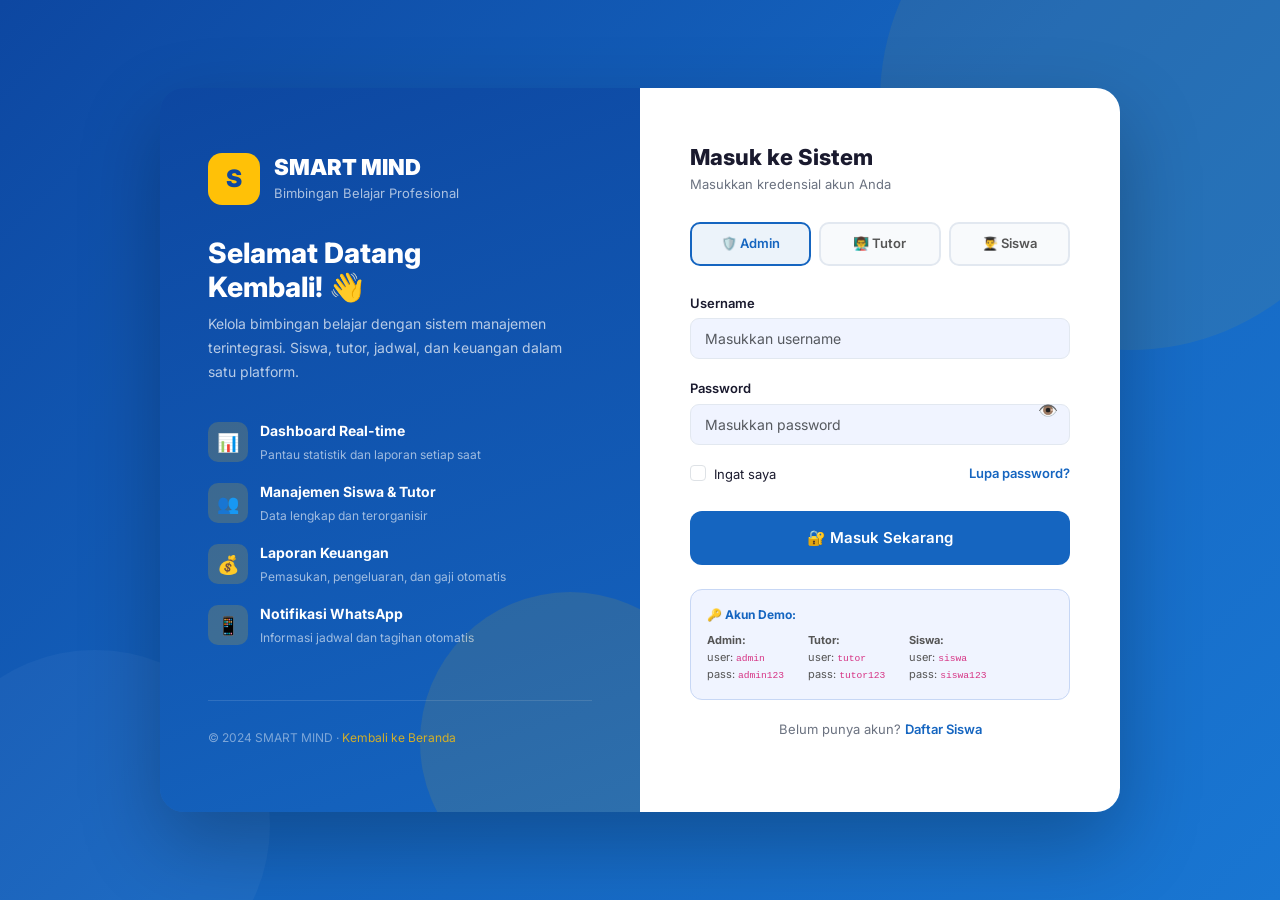
<file: absensi.html>
<!DOCTYPE html>
<html lang="id" data-theme="light">
<head>
  <meta charset="UTF-8"/>
  <meta name="viewport" content="width=device-width, initial-scale=1.0"/>
  <title>Absensi — SMART MIND</title>
  <link href="https://cdn.jsdelivr.net/npm/bootstrap@5.3.3/dist/css/bootstrap.min.css" rel="stylesheet"/>
  <link href="https://fonts.googleapis.com/css2?family=Inter:wght@400;500;600;700;800;900&display=swap" rel="stylesheet"/>
  <link href="style.css" rel="stylesheet"/>
  <style>
    /* Custom improvements */
    .sidebar-link {
      position: relative;
      transition: all 0.2s ease;
    }
    .sidebar-link::after {
      content: '';
      position: absolute;
      left: 0;
      top: 50%;
      transform: translateY(-50%) scaleY(0);
      width: 3px;
      height: 24px;
      background: var(--accent);
      border-radius: 0 3px 3px 0;
      transition: all 0.25s ease;
    }
    .sidebar-link.active::after {
      transform: translateY(-50%) scaleY(1);
    }
    .sidebar-link:hover {
      background: rgba(255,255,255,0.06);
      padding-left: 24px;
    }

    .stat-card {
      transition: all 0.3s ease;
      cursor: default;
    }
    .stat-card:hover {
      transform: translateY(-4px);
      box-shadow: 0 8px 30px rgba(21,101,192,0.15);
    }
    .stat-card .stat-number {
      font-size: 28px;
      font-weight: 800;
      transition: all 0.3s ease;
    }
    .stat-card:hover .stat-number {
      transform: scale(1.05);
    }

    .radio-group label {
      transition: all 0.15s ease;
      padding: 4px 10px;
      border-radius: 6px;
      cursor: pointer;
    }
    .radio-group label:hover {
      background: rgba(0,0,0,0.05);
    }
    .radio-group input[type="radio"] {
      accent-color: var(--primary);
      width: 16px;
      height: 16px;
      cursor: pointer;
    }

    .table tbody tr.changed {
      background: rgba(255,193,7,0.12) !important;
      transition: background 0.3s ease;
    }
    .table tbody tr.changed td {
      border-bottom-color: rgba(255,193,7,0.3);
    }

    .tab-btn {
      transition: all 0.25s ease;
    }
    .tab-btn:hover:not(.active) {
      background: rgba(0,0,0,0.04);
    }

    .badge-status {
      transition: all 0.2s ease;
    }
    .badge-status:hover {
      transform: scale(1.05);
    }

    .toast-notification {
      animation: slideInRight 0.4s ease forwards;
    }
    @keyframes slideInRight {
      from { opacity: 0; transform: translateX(60px); }
      to { opacity: 1; transform: translateX(0); }
    }

    .progress-bar-animated {
      transition: width 0.8s ease;
    }

    .search-input {
      transition: all 0.3s ease;
    }
    .search-input:focus {
      width: 250px !important;
      border-color: var(--primary);
      box-shadow: 0 0 0 3px rgba(21,101,192,0.12);
    }

    .bulk-actions {
      display: none;
    }
    .bulk-actions.show {
      display: flex;
    }

    .loading-spinner {
      display: inline-block;
      width: 16px;
      height: 16px;
      border: 2px solid rgba(255,255,255,0.3);
      border-top-color: #fff;
      border-radius: 50%;
      animation: spin 0.6s linear infinite;
    }
    @keyframes spin {
      to { transform: rotate(360deg); }
    }

    @media (max-width: 768px) {
      .stat-card .stat-number {
        font-size: 20px;
      }
      .radio-group label {
        font-size: 11px;
        padding: 2px 6px;
      }
      .topbar-title h4 {
        font-size: 16px;
      }
    }
  </style>
</head>
<body>

<!-- SIDEBAR OVERLAY -->
<div class="sidebar-overlay" id="sidebarOverlay"></div>

<!-- SIDEBAR -->
<aside class="sidebar" id="sidebar">
  <div class="sidebar-brand">
    <div class="brand-icon">S</div>
    <div class="brand-text">
      <h5>SMART MIND</h5>
      <span>Bimbingan Belajar</span>
    </div>
  </div>
  <nav class="sidebar-nav">
    <div class="nav-section-title">Utama</div>
    <a href="dashboard.html" class="sidebar-link"><span class="icon">🏠</span> Dashboard</a>
    <div class="nav-section-title">Akademik</div>
    <a href="siswa.html" class="sidebar-link"><span class="icon">👨‍🎓</span> Siswa</a>
    <a href="tutor.html" class="sidebar-link"><span class="icon">👨‍🏫</span> Tutor</a>
    <a href="jadwal.html" class="sidebar-link"><span class="icon">📅</span> Jadwal</a>
    <a href="absensi.html" class="sidebar-link active"><span class="icon">✅</span> Absensi</a>
    <div class="nav-section-title">Keuangan</div>
    <a href="pembayaran.html" class="sidebar-link"><span class="icon">💳</span> Pembayaran<span class="badge-count">3</span></a>
    <a href="gaji.html" class="sidebar-link"><span class="icon">💰</span> Gaji Tutor</a>
    <a href="keuangan.html" class="sidebar-link"><span class="icon">📊</span> Laporan Keuangan</a>
    <div class="nav-section-title">Lainnya</div>
    <a href="index.html" class="sidebar-link"><span class="icon">🌐</span> Landing Page</a>
    <a href="login.html" class="sidebar-link"><span class="icon">🚪</span> Logout</a>
  </nav>
  <div class="sidebar-footer">
    <div class="sidebar-user">
      <div class="avatar">A</div>
      <div class="user-info">
        <strong>Administrator</strong>
        <small>admin@smartmind.id</small>
      </div>
    </div>
  </div>
</aside>

<!-- MAIN CONTENT -->
<div class="main-content">

  <!-- TOPBAR -->
  <div class="topbar">
    <div class="topbar-left">
      <div class="btn-icon" id="openSidebar">☰</div>
      <div class="topbar-title">
        <h4>Absensi</h4>
        <p>Input dan rekap kehadiran siswa &amp; tutor</p>
      </div>
    </div>
    <div class="topbar-right">
      <div class="search-box" style="position:relative;">
        <input type="text" class="search-input form-control" id="searchAbsensi" placeholder="Cari siswa/tutor..." style="width:180px;padding-right:36px;border-radius:10px;font-size:13px;"/>
        <span style="position:absolute;right:12px;top:50%;transform:translateY(-50%);color:var(--text-muted);">🔍</span>
      </div>
      <button class="btn-icon" id="refreshData" title="Refresh data" style="font-size:16px;">🔄</button>
      <div class="btn-icon" id="darkModeToggle" style="font-size:18px;">🌙</div>
      <a href="login.html" class="btn-icon" title="Logout">🚪</a>
    </div>
  </div>

  <div class="page-content">

    <!-- TAB NAV -->
    <div style="display:flex;gap:4px;background:var(--card-bg);border:1px solid var(--border);border-radius:12px;padding:5px;width:fit-content;margin-bottom:24px;">
      <button class="tab-btn active" id="tabSiswaBtn" onclick="switchTab('siswa')" style="padding:9px 24px;border-radius:9px;border:none;font-size:13px;font-weight:600;cursor:pointer;background:var(--primary);color:#fff;transition:all .2s;">
        👨‍🎓 Absensi Siswa
      </button>
      <button class="tab-btn" id="tabTutorBtn" onclick="switchTab('tutor')" style="padding:9px 24px;border-radius:9px;border:none;font-size:13px;font-weight:600;cursor:pointer;background:transparent;color:var(--text-muted);transition:all .2s;">
        👨‍🏫 Absensi Tutor
      </button>
    </div>

    <!-- TAB SISWA -->
    <div id="tabSiswa">

      <!-- STAT MINI -->
      <div class="row g-3 mb-4">
        <div class="col-md-3 col-6">
          <div class="card-sm stat-card">
            <div class="stat-icon green">✅</div>
            <div class="stat-info">
              <h6>Hadir Hari Ini</h6>
              <h3 class="stat-number" id="statHadir">42</h3>
              <small>dari 48 siswa</small>
            </div>
          </div>
        </div>
        <div class="col-md-3 col-6">
          <div class="card-sm stat-card">
            <div class="stat-icon yellow">🤒</div>
            <div class="stat-info">
              <h6>Sakit</h6>
              <h3 class="stat-number" id="statSakit">3</h3>
            </div>
          </div>
        </div>
        <div class="col-md-3 col-6">
          <div class="card-sm stat-card">
            <div class="stat-icon blue">📋</div>
            <div class="stat-info">
              <h6>Izin</h6>
              <h3 class="stat-number" id="statIzin">2</h3>
            </div>
          </div>
        </div>
        <div class="col-md-3 col-6">
          <div class="card-sm stat-card">
            <div class="stat-icon red">❌</div>
            <div class="stat-info">
              <h6>Alpha</h6>
              <h3 class="stat-number" id="statAlpha">1</h3>
            </div>
          </div>
        </div>
      </div>

      <!-- FILTER & ACTION -->
      <div class="card-sm mb-4">
        <div class="d-flex align-items-center justify-content-between flex-wrap gap-3">
          <div class="d-flex gap-2 flex-wrap align-items-center">
            <input type="date" class="form-control" style="width:auto;font-size:13px;" id="tglAbsensi"/>
            <select class="form-select" style="width:auto;font-size:13px;" id="filterKelasSiswa">
              <option value="">Semua Kelas</option>
              <option>Kelas 7A · Matematika</option>
              <option>Kelas 8B · IPA</option>
              <option>Kelas 9A · B. Inggris</option>
              <option>Kelas 10 IPA · Kimia</option>
            </select>
            <select class="form-select" style="width:auto;font-size:13px;" id="filterStatusSiswa">
              <option value="">Semua Status</option>
              <option value="hadir">Hadir</option>
              <option value="izin">Izin</option>
              <option value="sakit">Sakit</option>
              <option value="alpha">Alpha</option>
            </select>
          </div>
          <div class="d-flex gap-2 flex-wrap align-items-center">
            <div class="bulk-actions" id="bulkActions">
              <button class="btn-primary-sm" style="background:#16A34A;font-size:12px;padding:6px 12px;" onclick="bulkStatus('hadir')">✅ Hadir</button>
              <button class="btn-primary-sm" style="background:#D97706;font-size:12px;padding:6px 12px;" onclick="bulkStatus('izin')">📋 Izin</button>
              <button class="btn-primary-sm" style="background:#2563EB;font-size:12px;padding:6px 12px;" onclick="bulkStatus('sakit')">🤒 Sakit</button>
              <button class="btn-primary-sm" style="background:#DC2626;font-size:12px;padding:6px 12px;" onclick="bulkStatus('alpha')">❌ Alpha</button>
              <button class="btn-primary-sm" style="background:#6B7280;font-size:12px;padding:6px 12px;" onclick="clearBulk()">✖ Batal</button>
            </div>
            <button class="btn-primary-sm btn-export-excel">📥 Export</button>
            <button class="btn-primary-sm" onclick="simpanAbsensi()" style="background:var(--success);" id="btnSimpanSiswa">
              💾 Simpan
            </button>
          </div>
        </div>
      </div>

      <!-- TABLE ABSENSI SISWA -->
      <div class="table-card">
        <div class="table-header">
          <h5>✅ Input Absensi Siswa</h5>
          <div class="d-flex gap-2 align-items-center">
            <label style="font-size:13px;display:flex;align-items:center;gap:6px;cursor:pointer;">
              <input type="checkbox" id="selectAllSiswa" onchange="toggleAllSiswa()"/> Pilih Semua
            </label>
            <span style="font-size:12px;color:var(--text-muted);" id="selectedCountSiswa">0 dipilih</span>
          </div>
        </div>
        <div class="table-responsive">
          <table class="table" id="tableSiswaAbsen">
            <thead>
              <tr>
                <th style="width:32px;"><input type="checkbox" id="selectAllSiswaCheck" onchange="toggleAllSiswa()"/></th>
                <th>#</th>
                <th>Nama Siswa</th>
                <th>Kelas</th>
                <th>Mata Pelajaran</th>
                <th>Status Kehadiran</th>
                <th>Keterangan</th>
              </tr>
            </thead>
            <tbody id="siswaAbsenBody">
              <!-- Data akan di-render oleh JavaScript -->
            </tbody>
          </table>
        </div>
        <div style="padding:12px 20px;border-top:1px solid var(--border);display:flex;justify-content:space-between;align-items:center;flex-wrap:wrap;gap:10px;">
          <span style="font-size:13px;color:var(--text-muted);" id="siswaCountInfo">Menampilkan 5 siswa</span>
          <div class="d-flex gap-1">
            <button class="btn-icon" style="width:32px;height:32px;font-size:13px;" onclick="prevPageSiswa()">‹</button>
            <span style="padding:4px 12px;border-radius:6px;background:var(--primary);color:#fff;font-size:13px;font-weight:600;" id="siswaPageInfo">1/1</span>
            <button class="btn-icon" style="width:32px;height:32px;font-size:13px;" onclick="nextPageSiswa()">›</button>
          </div>
        </div>
      </div>

      <!-- REKAP BULANAN SISWA -->
      <div class="table-card mt-4">
        <div class="table-header">
          <h5>📊 Rekap Absensi Bulanan — Siswa</h5>
          <div class="d-flex gap-2 flex-wrap">
            <select class="form-select" style="width:auto;font-size:13px;" id="bulanRekapSiswa">
              <option>Juni 2024</option>
              <option>Mei 2024</option>
              <option>April 2024</option>
            </select>
            <button class="btn-primary-sm btn-export-excel">📥 Excel</button>
            <button class="btn-primary-sm btn-export-pdf" style="background:#EF4444;">📄 PDF</button>
          </div>
        </div>
        <div class="table-responsive">
          <table class="table" id="tableRekapSiswa">
            <thead>
              <tr>
                <th onclick="sortTable(0, 'rekap')" style="cursor:pointer;">Nama Siswa ↑↓</th>
                <th onclick="sortTable(1, 'rekap')" style="cursor:pointer;">Total Sesi</th>
                <th style="color:#16A34A;">Hadir</th>
                <th style="color:#D97706;">Izin</th>
                <th style="color:#2563EB;">Sakit</th>
                <th style="color:#DC2626;">Alpha</th>
                <th>% Hadir</th>
              </tr>
            </thead>
            <tbody id="rekapSiswaBody">
              <!-- Data akan di-render oleh JavaScript -->
            </tbody>
          </table>
        </div>
      </div>
    </div>

    <!-- TAB TUTOR -->
    <div id="tabTutor" style="display:none;">

      <!-- STAT TUTOR -->
      <div class="row g-3 mb-4">
        <div class="col-md-4 col-6">
          <div class="card-sm stat-card">
            <div class="stat-icon green">✅</div>
            <div class="stat-info">
              <h6>Tutor Hadir</h6>
              <h3 class="stat-number" id="statTutorHadir">10</h3>
              <small>dari 12 tutor</small>
            </div>
          </div>
        </div>
        <div class="col-md-4 col-6">
          <div class="card-sm stat-card">
            <div class="stat-icon red">❌</div>
            <div class="stat-info">
              <h6>Tidak Hadir</h6>
              <h3 class="stat-number" id="statTutorTidak">2</h3>
            </div>
          </div>
        </div>
        <div class="col-md-4 col-6">
          <div class="card-sm stat-card">
            <div class="stat-icon yellow">📋</div>
            <div class="stat-info">
              <h6>Total Sesi Hari Ini</h6>
              <h3 class="stat-number" id="statTutorSesi">7</h3>
            </div>
          </div>
        </div>
      </div>

      <!-- TABLE TUTOR -->
      <div class="table-card">
        <div class="table-header">
          <h5>✅ Input Absensi Tutor</h5>
          <div class="d-flex gap-2 flex-wrap align-items-center">
            <input type="date" class="form-control" style="width:auto;font-size:13px;" id="tglAbsensiTutor"/>
            <button class="btn-primary-sm" onclick="simpanAbsensiTutor()" style="background:var(--success);" id="btnSimpanTutor">
              💾 Simpan
            </button>
          </div>
        </div>
        <div class="table-responsive">
          <table class="table" id="tableTutorAbsen">
            <thead>
              <tr>
                <th>#</th>
                <th>Nama Tutor</th>
                <th>Mapel</th>
                <th>Jam Mengajar</th>
                <th>Kehadiran</th>
                <th>Keterangan</th>
              </tr>
            </thead>
            <tbody id="tutorAbsenBody">
              <!-- Data akan di-render oleh JavaScript -->
            </tbody>
          </table>
        </div>
      </div>

      <!-- REKAP TUTOR -->
      <div class="table-card mt-4">
        <div class="table-header">
          <h5>📊 Rekap Absensi Bulanan — Tutor</h5>
          <div class="d-flex gap-2">
            <select class="form-select" style="width:auto;font-size:13px;" id="bulanRekapTutor">
              <option>Juni 2024</option>
              <option>Mei 2024</option>
            </select>
            <button class="btn-primary-sm btn-export-excel">📥 Excel</button>
          </div>
        </div>
        <div class="table-responsive">
          <table class="table" id="tableRekapTutor">
            <thead>
              <tr>
                <th>Nama Tutor</th>
                <th>Total Jadwal</th>
                <th style="color:#16A34A;">Hadir</th>
                <th style="color:#DC2626;">Tidak Hadir</th>
                <th>% Kehadiran</th>
                <th>Total Sesi Terhitung</th>
              </tr>
            </thead>
            <tbody id="rekapTutorBody">
              <!-- Data akan di-render oleh JavaScript -->
            </tbody>
          </table>
        </div>
      </div>
    </div>

  </div>
</div>

<script src="https://cdn.jsdelivr.net/npm/bootstrap@5.3.3/dist/js/bootstrap.bundle.min.js"></script>
<script src="app.js"></script>
<script>
// ============================================================
// DATA
// ============================================================
const siswaData = [
  { id: 1, nama: 'Ahmad Fauzi', kelas: '9 SMP', mapel: 'Matematika', status: 'hadir', keterangan: '' },
  { id: 2, nama: 'Siti Rahma', kelas: '6 SD', mapel: 'Matematika', status: 'hadir', keterangan: '' },
  { id: 3, nama: 'Budi Hartono', kelas: '12 SMA', mapel: 'Kimia', status: 'sakit', keterangan: 'Demam' },
  { id: 4, nama: 'Dewi Lestari', kelas: '11 SMA', mapel: 'Fisika', status: 'hadir', keterangan: '' },
  { id: 5, nama: 'Rizky Aditya', kelas: '8 SMP', mapel: 'IPA', status: 'alpha', keterangan: 'Tanpa keterangan' }
];

const tutorData = [
  { id: 1, nama: 'Sari Dewi, S.Pd', mapel: 'Matematika', jam: '13.00–14.30', status: 'hadir', keterangan: '' },
  { id: 2, nama: 'Doni Pratama, M.Si', mapel: 'IPA/Fisika', jam: '14.00–15.30', status: 'hadir', keterangan: '' },
  { id: 3, nama: 'Rina Safitri, S.S', mapel: 'B. Inggris', jam: '15.30–17.00', status: 'tidak', keterangan: 'Urusan keluarga' },
  { id: 4, nama: 'Budi Santoso, S.Si', mapel: 'Kimia', jam: '17.00–18.30', status: 'hadir', keterangan: '' }
];

const rekapSiswa = [
  { nama: 'Ahmad Fauzi', total: 20, hadir: 18, izin: 1, sakit: 1, alpha: 0 },
  { nama: 'Siti Rahma', total: 20, hadir: 20, izin: 0, sakit: 0, alpha: 0 },
  { nama: 'Budi Hartono', total: 20, hadir: 15, izin: 2, sakit: 3, alpha: 0 },
  { nama: 'Dewi Lestari', total: 20, hadir: 19, izin: 1, sakit: 0, alpha: 0 },
  { nama: 'Rizky Aditya', total: 20, hadir: 12, izin: 3, sakit: 2, alpha: 3 }
];

const rekapTutor = [
  { nama: 'Sari Dewi', total: 24, hadir: 22, tidak: 2 },
  { nama: 'Doni Pratama', total: 20, hadir: 20, tidak: 0 },
  { nama: 'Rina Safitri', total: 22, hadir: 19, tidak: 3 },
  { nama: 'Budi Santoso', total: 18, hadir: 18, tidak: 0 }
];

// ============================================================
// STATE
// ============================================================
let selectedSiswa = new Set();
let currentPageSiswa = 1;
const perPageSiswa = 5;
let changedSiswa = new Set();

// ============================================================
// RENDER FUNCTIONS
// ============================================================
function renderSiswaAbsen() {
  const start = (currentPageSiswa - 1) * perPageSiswa;
  const end = start + perPageSiswa;
  const pageData = siswaData.slice(start, end);
  const tbody = document.getElementById('siswaAbsenBody');
  tbody.innerHTML = '';

  pageData.forEach((siswa, idx) => {
    const row = document.createElement('tr');
    const globalIdx = start + idx;
    const isChanged = changedSiswa.has(globalIdx);
    if (isChanged) row.classList.add('changed');

    const checked = selectedSiswa.has(globalIdx) ? 'checked' : '';

    row.innerHTML = `
      <td><input type="checkbox" class="siswa-check" data-index="${globalIdx}" ${checked} onchange="toggleSiswa(${globalIdx})"/></td>
      <td>${globalIdx + 1}</td>
      <td><strong>${siswa.nama}</strong></td>
      <td>${siswa.kelas}</td>
      <td>${siswa.mapel}</td>
      <td>
        <div class="radio-group d-flex gap-1 flex-wrap">
          ${['hadir','izin','sakit','alpha'].map(s => `
            <label style="display:flex;align-items:center;gap:4px;cursor:pointer;font-size:12px;font-weight:600;color:${statusColor(s)};">
              <input type="radio" name="s${globalIdx}" value="${s}" ${siswa.status === s ? 'checked' : ''}
                onchange="updateSiswaStatus(${globalIdx}, '${s}')"/>
              ${capitalize(s)}
            </label>
          `).join('')}
        </div>
      </td>
      <td>
        <input type="text" class="form-control" style="font-size:12px;padding:5px 10px;" placeholder="Opsional..."
          value="${siswa.keterangan}" onchange="updateSiswaKeterangan(${globalIdx}, this.value)"/>
      </td>
    `;
    tbody.appendChild(row);
  });

  updateSelectedCount();
  updatePaginationInfo();
}

function renderTutorAbsen() {
  const tbody = document.getElementById('tutorAbsenBody');
  tbody.innerHTML = '';

  tutorData.forEach((tutor, idx) => {
    const row = document.createElement('tr');
    row.innerHTML = `
      <td>${idx + 1}</td>
      <td><strong>${tutor.nama}</strong></td>
      <td>${tutor.mapel}</td>
      <td>${tutor.jam}</td>
      <td>
        <div class="radio-group d-flex gap-3">
          <label style="display:flex;align-items:center;gap:5px;cursor:pointer;font-size:13px;font-weight:600;color:#16A34A;">
            <input type="radio" name="t${idx}" value="hadir" ${tutor.status === 'hadir' ? 'checked' : ''}
              onchange="updateTutorStatus(${idx}, 'hadir')"/> Hadir
          </label>
          <label style="display:flex;align-items:center;gap:5px;cursor:pointer;font-size:13px;font-weight:600;color:#DC2626;">
            <input type="radio" name="t${idx}" value="tidak" ${tutor.status === 'tidak' ? 'checked' : ''}
              onchange="updateTutorStatus(${idx}, 'tidak')"/> Tidak Hadir
          </label>
        </div>
      </td>
      <td>
        <input type="text" class="form-control" style="font-size:12px;padding:5px 10px;" placeholder="Opsional..."
          value="${tutor.keterangan}" onchange="updateTutorKeterangan(${idx}, this.value)"/>
      </td>
    `;
    tbody.appendChild(row);
  });
}

function renderRekapSiswa() {
  const tbody = document.getElementById('rekapSiswaBody');
  tbody.innerHTML = '';

  rekapSiswa.forEach(s => {
    const pct = Math.round((s.hadir / s.total) * 100);
    const color = pct >= 85 ? '#22C55E' : pct >= 70 ? '#F59E0B' : '#EF4444';
    const label = pct >= 85 ? 'Baik' : pct >= 70 ? 'Cukup' : 'Perlu Perhatian';

    tbody.innerHTML += `
      <tr>
        <td><strong>${s.nama}</strong></td>
        <td>${s.total}</td>
        <td><span class="badge-status badge-hadir">${s.hadir}</span></td>
        <td>${s.izin}</td>
        <td>${s.sakit}</td>
        <td>${s.alpha}</td>
        <td>
          <div style="display:flex;align-items:center;gap:8px;">
            <div style="flex:1;height:6px;background:var(--border);border-radius:99px;min-width:60px;">
              <div class="progress-bar-animated" style="width:${pct}%;height:6px;background:${color};border-radius:99px;"></div>
            </div>
            <span style="font-size:12px;font-weight:700;color:${color};min-width:40px;">${pct}%</span>
          </div>
          <small style="font-size:10px;color:var(--text-muted);">${label}</small>
        </td>
      </tr>
    `;
  });
}

function renderRekapTutor() {
  const tbody = document.getElementById('rekapTutorBody');
  tbody.innerHTML = '';

  rekapTutor.forEach(t => {
    const pct = Math.round((t.hadir / t.total) * 100);
    const color = pct >= 85 ? '#22C55E' : pct >= 70 ? '#F59E0B' : '#EF4444';

    tbody.innerHTML += `
      <tr>
        <td><strong>${t.nama}</strong></td>
        <td>${t.total}</td>
        <td><span style="color:#22C55E;font-weight:700;">${t.hadir}</span></td>
        <td><span style="color:#DC2626;font-weight:700;">${t.tidak}</span></td>
        <td><span style="color:${color};font-weight:700;">${pct}%</span></td>
        <td><span style="font-weight:700;color:var(--primary);">${t.hadir} sesi</span></td>
      </tr>
    `;
  });
}

// ============================================================
// STATUS UPDATE FUNCTIONS
// ============================================================
function statusColor(status) {
  const map = { hadir: '#16A34A', izin: '#D97706', sakit: '#2563EB', alpha: '#DC2626' };
  return map[status] || '#6B7280';
}

function capitalize(str) {
  return str.charAt(0).toUpperCase() + str.slice(1);
}

function updateSiswaStatus(index, status) {
  siswaData[index].status = status;
  changedSiswa.add(index);
  updateStats();
  highlightRow(index);
}

function updateSiswaKeterangan(index, value) {
  siswaData[index].keterangan = value;
  changedSiswa.add(index);
  highlightRow(index);
}

function updateTutorStatus(index, status) {
  tutorData[index].status = status;
  updateTutorStats();
}

function updateTutorKeterangan(index, value) {
  tutorData[index].keterangan = value;
}

function highlightRow(index) {
  const rows = document.querySelectorAll('#siswaAbsenBody tr');
</file>
<file: style.css>
/* ===================================================
   SMART MIND - Bimbingan Belajar
   Main Stylesheet
   Warna: Biru #1565C0, Kuning #FFC107, Putih #FFFFFF
   =================================================== */

:root {
  --primary: #1565C0;
  --primary-dark: #0D47A1;
  --primary-light: #1976D2;
  --accent: #FFC107;
  --accent-dark: #F9A825;
  --white: #FFFFFF;
  --bg: #F0F4FF;
  --sidebar-bg: #0D47A1;
  --sidebar-text: #B3C8F3;
  --sidebar-active: #FFC107;
  --card-bg: #FFFFFF;
  --text-main: #1A1A2E;
  --text-muted: #6B7280;
  --border: #E2E8F0;
  --success: #22C55E;
  --danger: #EF4444;
  --warning: #F59E0B;
  --info: #3B82F6;
  --shadow: 0 4px 24px rgba(21,101,192,0.10);
  --radius: 14px;
  --transition: all 0.25s cubic-bezier(.4,0,.2,1);
}

/* Dark Mode */
[data-theme="dark"] {
  --bg: #0F172A;
  --card-bg: #1E293B;
  --text-main: #E2E8F0;
  --text-muted: #94A3B8;
  --border: #334155;
  --sidebar-bg: #0A1628;
  --shadow: 0 4px 24px rgba(0,0,0,0.4);
}

/* ===== RESET & BASE ===== */
*, *::before, *::after { box-sizing: border-box; margin: 0; padding: 0; }

body {
  font-family: 'Inter', 'Segoe UI', sans-serif;
  background: var(--bg);
  color: var(--text-main);
  transition: var(--transition);
  min-height: 100vh;
}

a { text-decoration: none; color: inherit; }
img { max-width: 100%; }

/* ===== SCROLLBAR ===== */
::-webkit-scrollbar { width: 6px; height: 6px; }
::-webkit-scrollbar-track { background: transparent; }
::-webkit-scrollbar-thumb { background: var(--primary-light); border-radius: 99px; }

/* ===== SIDEBAR ===== */
.sidebar {
  position: fixed;
  top: 0; left: 0;
  width: 260px;
  height: 100vh;
  background: var(--sidebar-bg);
  display: flex;
  flex-direction: column;
  z-index: 1000;
  transition: var(--transition);
  overflow-y: auto;
  overflow-x: hidden;
}

.sidebar-brand {
  padding: 24px 20px 16px;
  border-bottom: 1px solid rgba(255,255,255,0.08);
  display: flex;
  align-items: center;
  gap: 12px;
}

.sidebar-brand .brand-icon {
  width: 42px; height: 42px;
  background: var(--accent);
  border-radius: 10px;
  display: flex; align-items: center; justify-content: center;
  font-size: 20px; font-weight: 900; color: var(--primary-dark);
}

.sidebar-brand .brand-text h5 {
  color: #fff; font-size: 16px; font-weight: 700; margin: 0; letter-spacing: .5px;
}
.sidebar-brand .brand-text span {
  color: var(--accent); font-size: 11px; font-weight: 500;
}

/* ===== SIDEBAR NAV ===== */
.sidebar-nav { padding: 12px 0; flex: 1; }

.nav-section-title {
  color: rgba(255,255,255,0.35);
  font-size: 10px; font-weight: 700;
  letter-spacing: 1.5px; text-transform: uppercase;
  padding: 14px 20px 6px;
}

.sidebar-link {
  display: flex; align-items: center;
  gap: 12px;
  padding: 11px 20px;
  color: var(--sidebar-text);
  font-size: 14px; font-weight: 500;
  border-radius: 0;
  transition: var(--transition);
  position: relative;
  cursor: pointer;
}

.sidebar-link:hover, .sidebar-link.active {
  background: rgba(255,255,255,0.08);
  color: #fff;
}

.sidebar-link.active {
  color: var(--accent);
  background: rgba(255,193,7,0.10);
}

.sidebar-link.active::before {
  content: '';
  position: absolute;
  left: 0; top: 4px; bottom: 4px;
  width: 3px;
  background: var(--accent);
  border-radius: 0 3px 3px 0;
}

.sidebar-link .icon {
  width: 20px; height: 20px;
  font-size: 17px;
  flex-shrink: 0;
  text-align: center;
}

.sidebar-link .badge-count {
  margin-left: auto;
  background: var(--accent);
  color: var(--primary-dark);
  font-size: 11px; font-weight: 700;
  padding: 2px 8px;
  border-radius: 99px;
}

.sidebar-footer {
  padding: 16px 20px;
  border-top: 1px solid rgba(255,255,255,0.08);
}

.sidebar-user {
  display: flex; align-items: center; gap: 10px;
  padding: 10px 12px;
  border-radius: 10px;
  background: rgba(255,255,255,0.06);
  cursor: pointer;
  transition: var(--transition);
}
.sidebar-user:hover { background: rgba(255,255,255,0.12); }
.sidebar-user .avatar {
  width: 36px; height: 36px;
  border-radius: 50%;
  background: var(--accent);
  display: flex; align-items: center; justify-content: center;
  font-weight: 700; color: var(--primary-dark); font-size: 15px;
}
.sidebar-user .user-info small { color: var(--sidebar-text); font-size: 11px; }
.sidebar-user .user-info strong { color: #fff; font-size: 13px; display: block; }

/* ===== MAIN CONTENT ===== */
.main-content {
  margin-left: 260px;
  min-height: 100vh;
  display: flex; flex-direction: column;
  transition: var(--transition);
}

/* ===== TOPBAR ===== */
.topbar {
  background: var(--card-bg);
  padding: 14px 28px;
  display: flex; align-items: center; justify-content: space-between;
  border-bottom: 1px solid var(--border);
  position: sticky; top: 0; z-index: 100;
  box-shadow: 0 2px 8px rgba(0,0,0,0.04);
}

.topbar-left { display: flex; align-items: center; gap: 14px; }
.topbar-title h4 { font-size: 18px; font-weight: 700; color: var(--text-main); margin: 0; }
.topbar-title p { font-size: 12px; color: var(--text-muted); margin: 0; }

.topbar-right { display: flex; align-items: center; gap: 10px; }

.btn-icon {
  width: 38px; height: 38px;
  border: 1px solid var(--border);
  border-radius: 10px;
  background: var(--bg);
  display: flex; align-items: center; justify-content: center;
  cursor: pointer; color: var(--text-main);
  font-size: 16px; transition: var(--transition);
}
.btn-icon:hover { background: var(--primary); color: #fff; border-color: var(--primary); }

#darkModeToggle { font-size: 18px; }

/* ===== PAGE CONTENT ===== */
.page-content { padding: 28px; flex: 1; }

/* ===== CARDS ===== */
.card-sm {
  background: var(--card-bg);
  border-radius: var(--radius);
  padding: 22px 24px;
  border: 1px solid var(--border);
  box-shadow: var(--shadow);
  transition: var(--transition);
  position: relative;
  overflow: hidden;
}
.card-sm:hover { transform: translateY(-2px); box-shadow: 0 8px 32px rgba(21,101,192,0.14); }

.stat-card { display: flex; align-items: center; gap: 18px; }
.stat-icon {
  width: 56px; height: 56px;
  border-radius: 14px;
  display: flex; align-items: center; justify-content: center;
  font-size: 24px; flex-shrink: 0;
}
.stat-icon.blue   { background: rgba(21,101,192,0.12); color: var(--primary); }
.stat-icon.yellow { background: rgba(255,193,7,0.15); color: var(--accent-dark); }
.stat-icon.green  { background: rgba(34,197,94,0.12); color: var(--success); }
.stat-icon.red    { background: rgba(239,68,68,0.12); color: var(--danger); }
.stat-icon.purple { background: rgba(139,92,246,0.12); color: #8B5CF6; }
.stat-icon.teal   { background: rgba(20,184,166,0.12); color: #14B8A6; }

.stat-info { flex: 1; }
.stat-info h6 { font-size: 12px; color: var(--text-muted); font-weight: 500; margin: 0 0 4px; text-transform: uppercase; letter-spacing: .5px; }
.stat-info h3 { font-size: 26px; font-weight: 800; color: var(--text-main); margin: 0; }
.stat-info small { font-size: 11px; color: var(--success); font-weight: 600; }

/* ===== TABLE ===== */
.table-card {
  background: var(--card-bg);
  border-radius: var(--radius);
  border: 1px solid var(--border);
  box-shadow: var(--shadow);
  overflow: hidden;
}
.table-header {
  padding: 18px 24px;
  border-bottom: 1px solid var(--border);
  display: flex; align-items: center; justify-content: space-between;
  flex-wrap: wrap; gap: 10px;
}
.table-header h5 { font-size: 15px; font-weight: 700; margin: 0; }

.table { margin: 0; }
.table thead th {
  background: var(--bg);
  color: var(--text-muted);
  font-size: 12px; font-weight: 700;
  text-transform: uppercase; letter-spacing: .6px;
  border-bottom: 2px solid var(--border);
  padding: 13px 16px;
  white-space: nowrap;
}
.table tbody td {
  padding: 13px 16px;
  font-size: 14px;
  color: var(--text-main);
  border-bottom: 1px solid var(--border);
  vertical-align: middle;
}
.table tbody tr:last-child td { border-bottom: none; }
.table tbody tr:hover td { background: rgba(21,101,192,0.03); }

[data-theme="dark"] .table thead th { background: rgba(255,255,255,0.04); }
[data-theme="dark"] .table tbody tr:hover td { background: rgba(255,255,255,0.04); }

/* ===== BADGES ===== */
.badge-status {
  padding: 4px 12px;
  border-radius: 99px;
  font-size: 11px; font-weight: 700;
  text-transform: uppercase; letter-spacing: .5px;
}
.badge-aktif   { background: rgba(34,197,94,0.12); color: #16A34A; }
.badge-nonaktif { background: rgba(239,68,68,0.12); color: #DC2626; }
.badge-lunas   { background: rgba(34,197,94,0.12); color: #16A34A; }
.badge-belum   { background: rgba(239,68,68,0.12); color: #DC2626; }
.badge-hadir   { background: rgba(34,197,94,0.12); color: #16A34A; }
.badge-izin    { background: rgba(245,158,11,0.12); color: #D97706; }
.badge-sakit   { background: rgba(59,130,246,0.12); color: #2563EB; }
.badge-alpha   { background: rgba(239,68,68,0.12); color: #DC2626; }

/* ===== BUTTONS ===== */
.btn-primary-sm {
  background: var(--primary);
  color: #fff; border: none;
  padding: 8px 18px; border-radius: 9px;
  font-size: 13px; font-weight: 600;
  cursor: pointer; transition: var(--transition);
  display: inline-flex; align-items: center; gap: 6px;
}
.btn-primary-sm:hover { background: var(--primary-dark); transform: translateY(-1px); }

.btn-accent {
  background: var(--accent);
  color: var(--primary-dark); border: none;
  padding: 8px 18px; border-radius: 9px;
  font-size: 13px; font-weight: 700;
  cursor: pointer; transition: var(--transition);
}
.btn-accent:hover { background: var(--accent-dark); }

/* ===== SEARCH INPUT ===== */
.search-box {
  position: relative;
  display: flex; align-items: center;
}
.search-box input {
  padding: 8px 36px 8px 14px;
  border: 1px solid var(--border);
  border-radius: 9px; font-size: 13px;
  background: var(--bg); color: var(--text-main);
  transition: var(--transition); width: 220px;
}
.search-box input:focus {
  outline: none; border-color: var(--primary);
  box-shadow: 0 0 0 3px rgba(21,101,192,0.12);
}
.search-box .search-icon {
  position: absolute; right: 10px;
  color: var(--text-muted); font-size: 14px;
}

/* ===== MODAL ===== */
.modal-content {
  background: var(--card-bg) !important;
  border: 1px solid var(--border) !important;
  border-radius: var(--radius) !important;
  box-shadow: 0 20px 60px rgba(0,0,0,0.15) !important;
}
.modal-header {
  background: var(--primary);
  color: #fff; border-radius: calc(var(--radius) - 1px) calc(var(--radius) - 1px) 0 0 !important;
  border-bottom: none !important;
  padding: 18px 24px !important;
}
.modal-header .btn-close { filter: invert(1); opacity: .8; }
.modal-title { font-size: 16px; font-weight: 700; }
.modal-body { padding: 24px !important; }
.modal-footer { border-top: 1px solid var(--border) !important; padding: 16px 24px !important; }

/* Form controls */
.form-control, .form-select {
  background: var(--bg) !important;
  border: 1px solid var(--border) !important;
  color: var(--text-main) !important;
  border-radius: 9px !important;
  font-size: 14px !important;
  padding: 9px 14px !important;
  transition: var(--transition) !important;
}
.form-control:focus, .form-select:focus {
  border-color: var(--primary) !important;
  box-shadow: 0 0 0 3px rgba(21,101,192,0.12) !important;
  background: var(--card-bg) !important;
}
.form-label { font-size: 13px; font-weight: 600; color: var(--text-main); margin-bottom: 5px; }

/* ===== CHART CONTAINER ===== */
.chart-container {
  background: var(--card-bg);
  border-radius: var(--radius);
  border: 1px solid var(--border);
  box-shadow: var(--shadow);
  padding: 22px 24px;
}
.chart-container h6 { font-size: 14px; font-weight: 700; margin-bottom: 16px; }

/* ===== SCHEDULE TABLE ===== */
.schedule-grid { overflow-x: auto; }
.schedule-table { min-width: 750px; width: 100%; border-collapse: separate; border-spacing: 4px; }
.schedule-table th {
  background: var(--primary); color: #fff;
  text-align: center; font-size: 13px; font-weight: 600;
  padding: 10px; border-radius: 8px;
}
.schedule-table td {
  background: var(--card-bg); border-radius: 8px;
  padding: 8px; vertical-align: top; min-height: 60px;
  border: 1px solid var(--border);
}
.schedule-slot {
  background: rgba(21,101,192,0.10);
  border-left: 3px solid var(--primary);
  border-radius: 6px; padding: 6px 8px; margin-bottom: 4px;
  font-size: 12px;
}
.schedule-slot.yellow { background: rgba(255,193,7,0.15); border-color: var(--accent); }
.schedule-slot.green  { background: rgba(34,197,94,0.12); border-color: var(--success); }
.schedule-slot strong { display: block; font-size: 12px; color: var(--text-main); }
.schedule-slot span   { color: var(--text-muted); font-size: 11px; }

/* ===== LANDING PAGE ===== */
.landing-nav {
  background: var(--primary);
  padding: 16px 0;
  position: sticky; top: 0; z-index: 999;
  box-shadow: 0 2px 20px rgba(0,0,0,0.15);
}
.landing-nav .brand { color: #fff; font-size: 20px; font-weight: 800; }
.landing-nav .brand span { color: var(--accent); }
.landing-nav .nav-link { color: rgba(255,255,255,0.85) !important; font-weight: 500; font-size: 14px; }
.landing-nav .nav-link:hover { color: var(--accent) !important; }
.landing-nav .btn-daftar {
  background: var(--accent); color: var(--primary-dark);
  padding: 8px 22px; border-radius: 9px; font-weight: 700; font-size: 14px;
  border: none; cursor: pointer; transition: var(--transition);
}
.landing-nav .btn-daftar:hover { background: var(--accent-dark); }

.hero-section {
  background: linear-gradient(135deg, var(--primary-dark) 0%, var(--primary) 50%, #1976D2 100%);
  padding: 90px 0 80px;
  position: relative; overflow: hidden;
}
.hero-section::before {
  content: '';
  position: absolute; top: -60px; right: -60px;
  width: 400px; height: 400px;
  background: rgba(255,193,7,0.08);
  border-radius: 50%;
}
.hero-section::after {
  content: '';
  position: absolute; bottom: -80px; left: -40px;
  width: 300px; height: 300px;
  background: rgba(255,255,255,0.04);
  border-radius: 50%;
}
.hero-section h1 { color: #fff; font-size: 46px; font-weight: 900; line-height: 1.2; }
.hero-section h1 span { color: var(--accent); }
.hero-section p { color: rgba(255,255,255,0.8); font-size: 17px; line-height: 1.7; }
.hero-badge {
  display: inline-flex; align-items: center; gap: 6px;
  background: rgba(255,193,7,0.2); color: var(--accent);
  padding: 6px 16px; border-radius: 99px; font-size: 13px; font-weight: 600;
  margin-bottom: 20px;
}
.hero-stats {
  display: flex; gap: 32px; margin-top: 32px;
  flex-wrap: wrap;
}
.hero-stat h4 { color: var(--accent); font-size: 28px; font-weight: 800; margin: 0; }
.hero-stat p { color: rgba(255,255,255,0.7); font-size: 13px; margin: 0; }

.hero-card {
  background: rgba(255,255,255,0.10);
  backdrop-filter: blur(12px);
  border: 1px solid rgba(255,255,255,0.18);
  border-radius: 20px; padding: 32px;
  color: #fff;
}
.hero-card .item {
  display: flex; align-items: center; gap: 12px;
  padding: 12px 0; border-bottom: 1px solid rgba(255,255,255,0.1);
}
.hero-card .item:last-child { border-bottom: none; }
.hero-card .item-icon {
  width: 42px; height: 42px;
  background: var(--accent); color: var(--primary-dark);
  border-radius: 10px; display: flex; align-items: center; justify-content: center;
  font-size: 18px; flex-shrink: 0;
}

/* ===== LANDING SECTIONS ===== */
.section-title { font-size: 32px; font-weight: 800; color: var(--primary-dark); }
.section-title span { color: var(--accent-dark); }
.section-sub { color: var(--text-muted); font-size: 16px; }

.paket-card {
  background: var(--card-bg);
  border-radius: 18px; border: 2px solid var(--border);
  padding: 32px 28px; text-align: center;
  transition: var(--transition); position: relative; overflow: hidden;
}
.paket-card:hover { border-color: var(--primary); transform: translateY(-6px); box-shadow: 0 16px 48px rgba(21,101,192,0.15); }
.paket-card.featured { border-color: var(--accent); }
.paket-card .featured-badge {
  position: absolute; top: 16px; right: -28px;
  background: var(--accent); color: var(--primary-dark);
  font-size: 11px; font-weight: 700; padding: 4px 40px;
  transform: rotate(35deg);
}
.paket-card .paket-icon {
  width: 64px; height: 64px; border-radius: 16px;
  background: linear-gradient(135deg, var(--primary), var(--primary-light));
  display: flex; align-items: center; justify-content: center;
  font-size: 28px; margin: 0 auto 16px; color: #fff;
}
.paket-card h4 { font-size: 20px; font-weight: 800; color: var(--text-main); }
.paket-card .price { font-size: 28px; font-weight: 900; color: var(--primary); }
.paket-card .price span { font-size: 14px; color: var(--text-muted); font-weight: 500; }
.paket-card ul { list-style: none; padding: 0; margin: 16px 0 24px; text-align: left; }
.paket-card ul li { padding: 6px 0; font-size: 14px; display: flex; align-items: center; gap: 8px; }
.paket-card ul li::before { content: '✓'; color: var(--success); font-weight: 700; }

.form-daftar-section { background: linear-gradient(135deg, var(--bg) 0%, #E8F0FE 100%); padding: 80px 0; }
.form-daftar-card {
  background: var(--card-bg);
  border-radius: 20px; box-shadow: 0 20px 60px rgba(21,101,192,0.12);
  border: 1px solid var(--border); padding: 40px;
}

/* ===== LOGIN PAGE ===== */
.login-page {
  min-height: 100vh;
  background: linear-gradient(135deg, var(--primary-dark) 0%, var(--primary) 60%, #1976D2 100%);
  display: flex; align-items: center; justify-content: center;
  padding: 20px;
}
.login-card {
  background: #fff; border-radius: 20px;
  width: 100%; max-width: 420px;
  padding: 40px 36px;
  box-shadow: 0 24px 64px rgba(0,0,0,0.20);
}
.login-logo {
  width: 64px; height: 64px; border-radius: 16px;
  background: var(--primary); color: #fff;
  display: flex; align-items: center; justify-content: center;
  font-size: 28px; font-weight: 900; margin: 0 auto 20px;
}
.login-card h3 { text-align: center; font-size: 24px; font-weight: 800; color: var(--primary-dark); }
.login-card p { text-align: center; color: var(--text-muted); font-size: 14px; margin-bottom: 28px; }

/* ===== KEUANGAN CHART LEGEND ===== */
.legend-item { display: flex; align-items: center; gap: 8px; font-size: 13px; }
.legend-dot { width: 10px; height: 10px; border-radius: 50%; display: inline-block; }

/* ===== INVOICE PRINT ===== */
.invoice-box {
  background: #fff; color: #000;
  border-radius: 12px; padding: 36px; max-width: 600px; margin: 0 auto;
  border: 1px solid #ddd;
}
.invoice-header { display: flex; justify-content: space-between; align-items: flex-start; margin-bottom: 28px; }
.invoice-logo h3 { color: var(--primary-dark); font-weight: 900; font-size: 22px; }
.invoice-number { font-size: 13px; color: #555; }
.invoice-table { width: 100%; border-collapse: collapse; }
.invoice-table th, .invoice-table td { padding: 10px 14px; border: 1px solid #ddd; font-size: 14px; }
.invoice-table th { background: var(--primary); color: #fff; }
.invoice-total { font-size: 16px; font-weight: 700; color: var(--primary); }

/* ===== RESPONSIVE ===== */
.sidebar-overlay {
  display: none; position: fixed; inset: 0;
  background: rgba(0,0,0,0.5); z-index: 999;
}

@media (max-width: 991.98px) {
  .sidebar { left: -260px; }
  .sidebar.open { left: 0; }
  .sidebar-overlay.show { display: block; }
  .main-content { margin-left: 0 !important; }
}

@media (max-width: 767.98px) {
  .page-content { padding: 16px; }
  .topbar { padding: 12px 16px; }
  .hero-section h1 { font-size: 30px; }
  .hero-stats { gap: 20px; }
}
</file>
